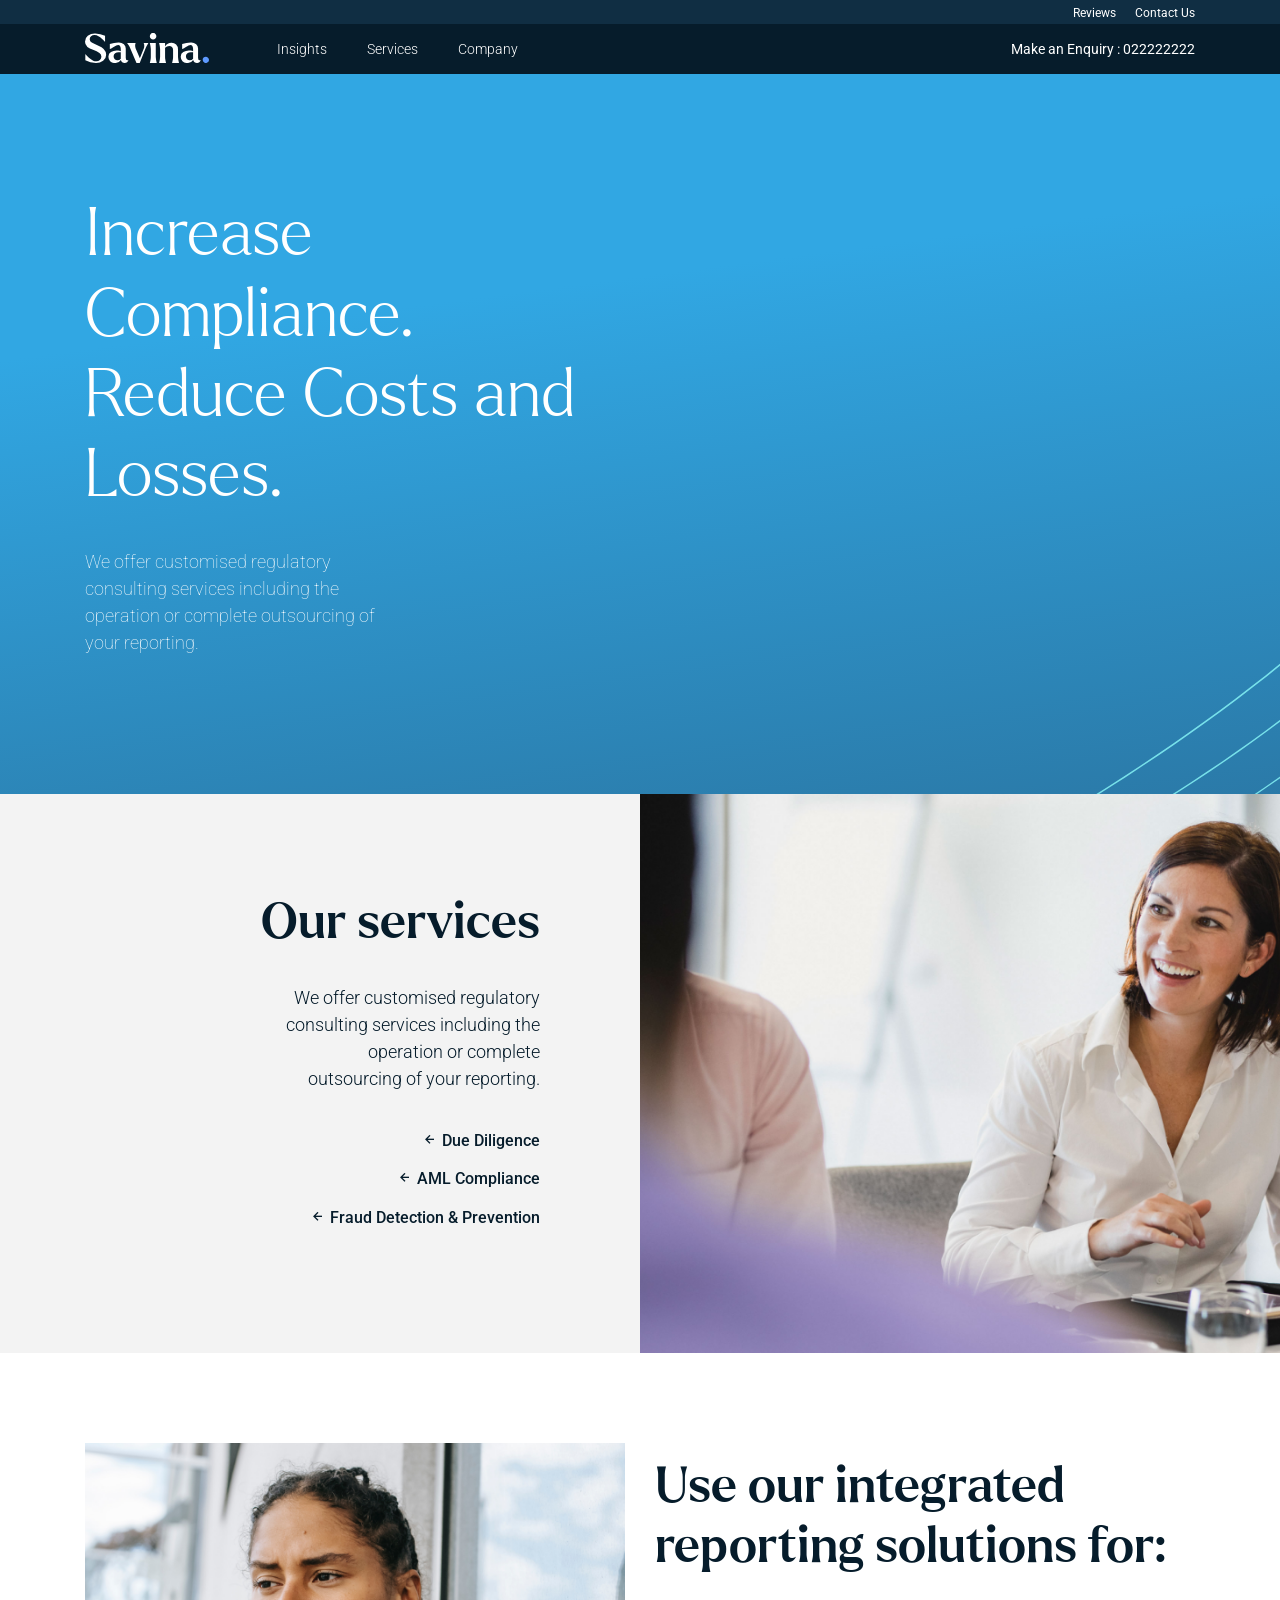
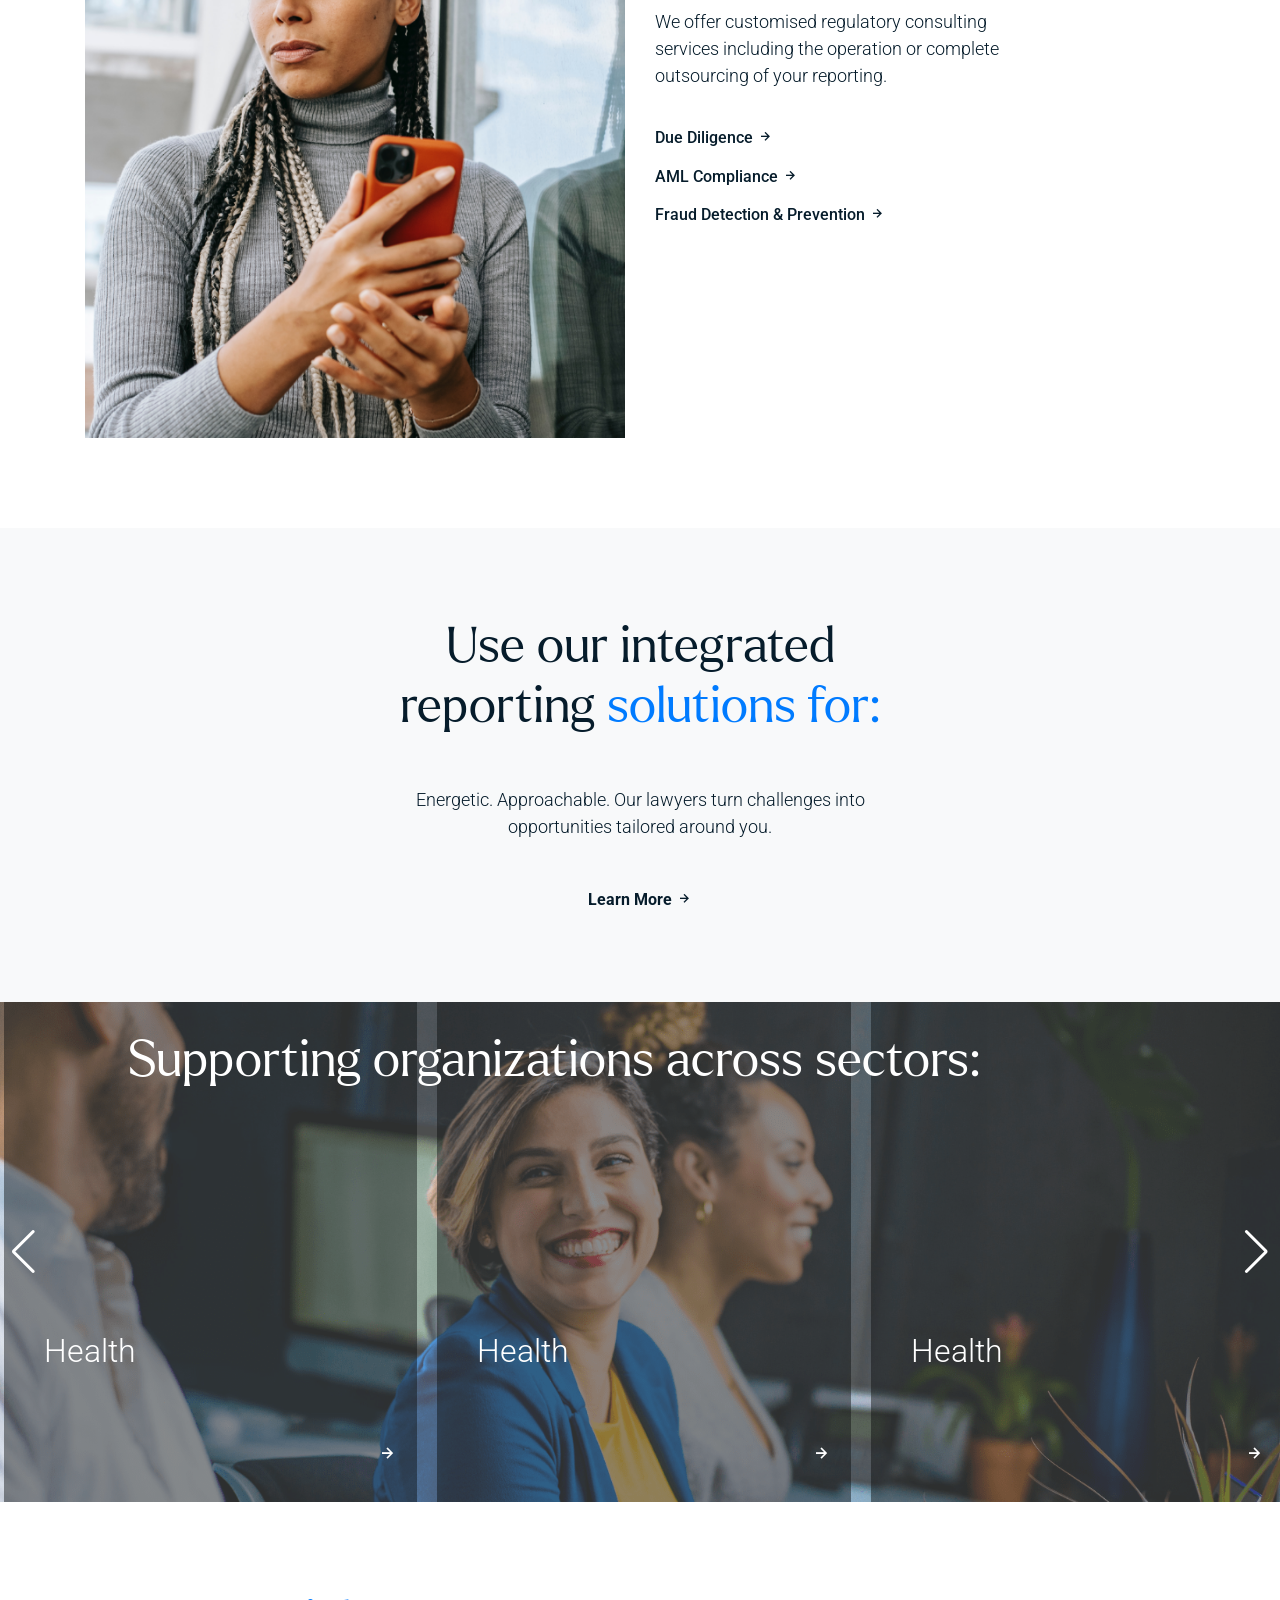
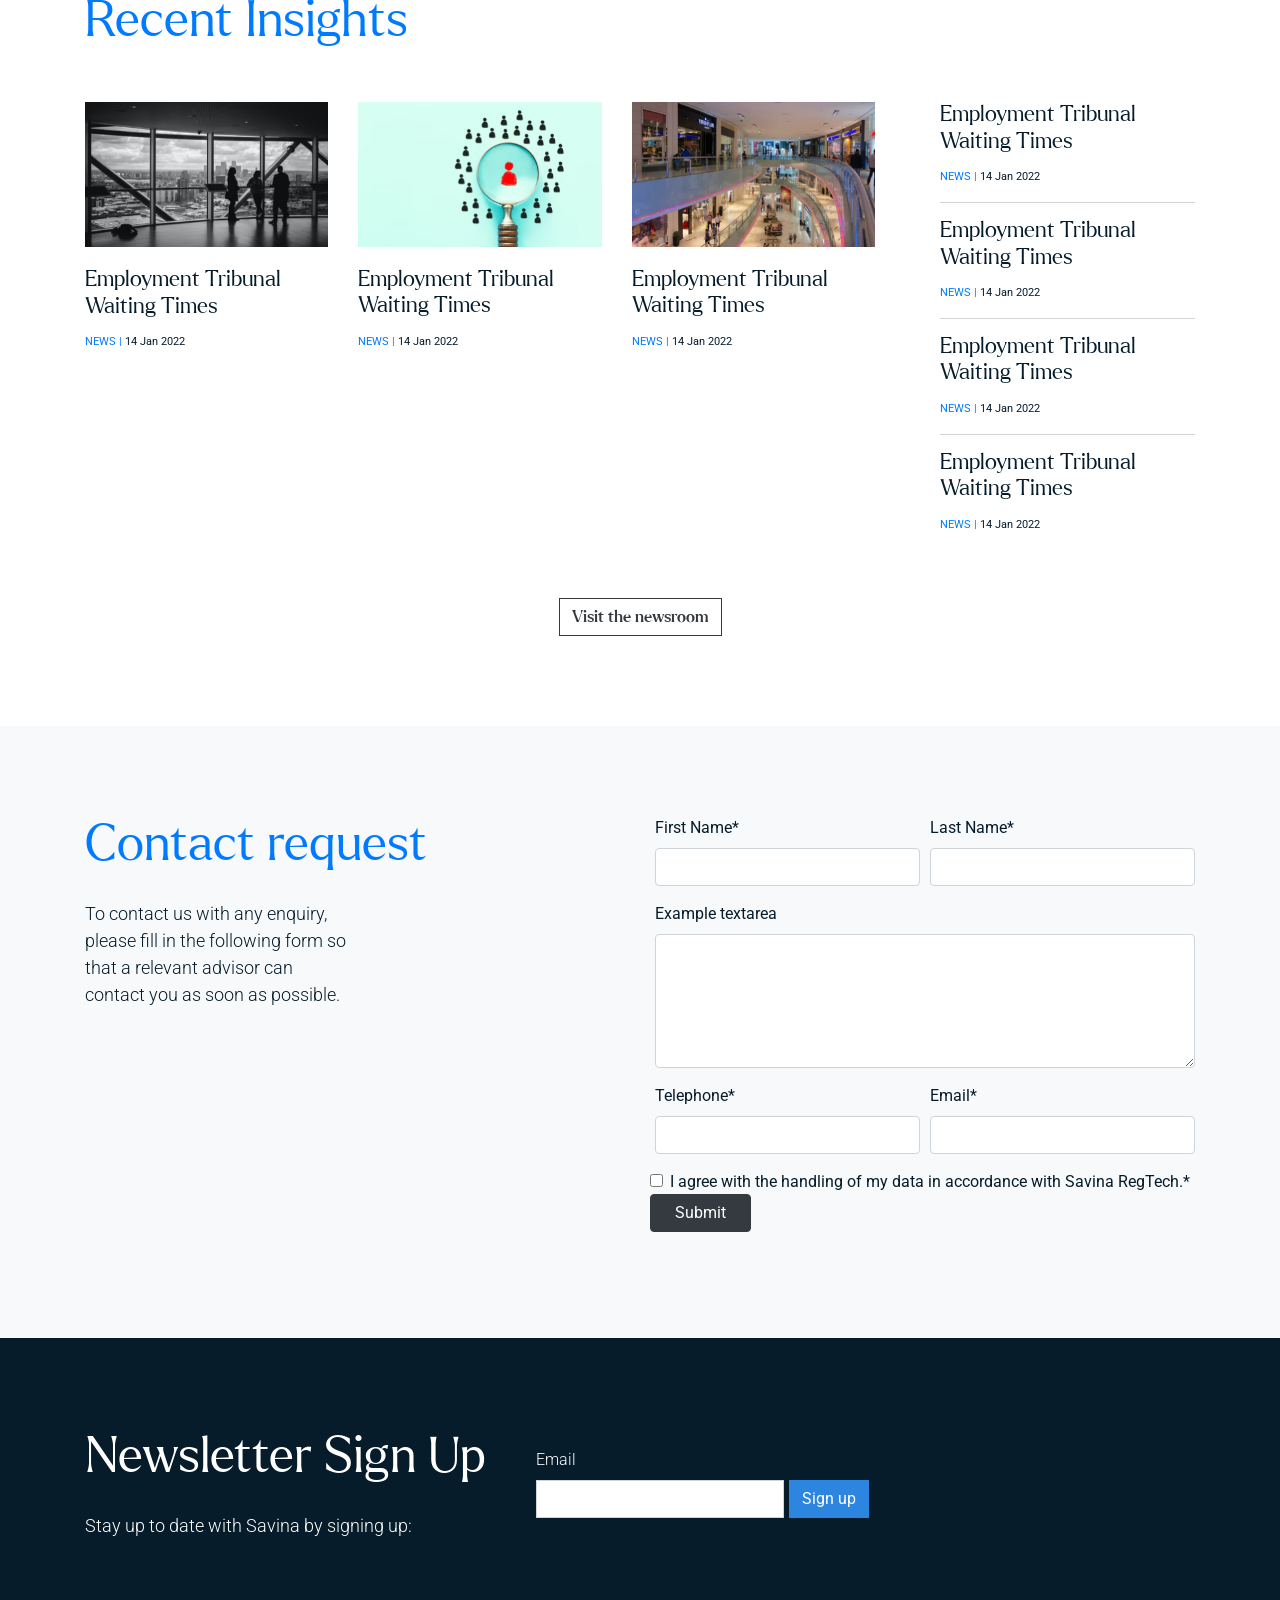
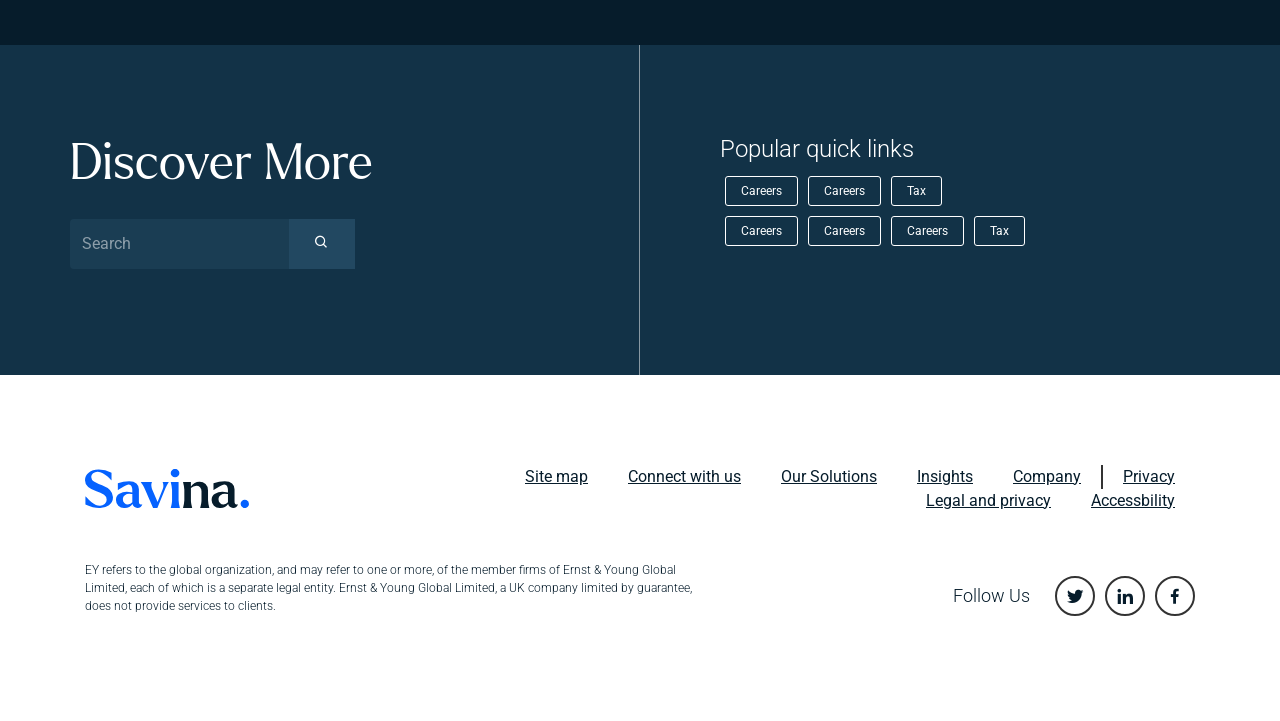
<file: index.html>
<!DOCTYPE html>
<html lang="en">
<head>
    <meta charset="UTF-8">
    <meta http-equiv="X-UA-Compatible" content="IE=edge">
    <meta name="viewport" content="width=device-width, initial-scale=1.0">
    <title>Home | Savina</title>
    <link rel="stylesheet" href="assets/bootstrap/css/bootstrap.min.css">
    <link rel="stylesheet" href="https://stackpath.bootstrapcdn.com/font-awesome/4.7.0/css/font-awesome.min.css">
    <link href="https://fonts.googleapis.com/css2?family=Roboto:wght@100;300;400;500;700&display=swap" rel="stylesheet">
    <link rel="stylesheet" href="assets/boxicons/css/boxicons.min.css">
    <link rel="stylesheet" href="assets/swiper/swiper-bundle.min.css">
    <link rel="stylesheet" href="css/style.css">
</head>
<body>
    <section class="top-header">
        <div class="container">
            <div class="d-block text-right">
                <a href="#">Reviews</a>
                <a href="#">Contact Us</a>
            </div>
        </div>
    </section>
    <header>
        <div class="container">
            <div class="logo"><a href="#"><img src="img/logo.svg" alt=""></a></div>
            
                <nav>
                    <ul class="pl-md-5">
                      <li><a href="#">Insights</a></li>
                      <li><a href="#">Services</a></li>
                      <li><a href="#">Company</a></li>
                    </ul>
                <ul>
                    <li>Make an Enquiry :   022222222</li>
                </ul>
                </nav>
                <div class="menu-toggle"><i class="fa fa-bars"></i></div>
        </div>
    </header>
    <section class="hero">
        <div class="container">
            <div class="row">
                <div class="col-md-12 col-lg-6">
                    <h1>Increase Compliance.
                        Reduce Costs and Losses.</h1>
                        <p>We offer customised regulatory consulting services 
                            including the operation or complete outsourcing of 
                            your reporting.</p>
                </div>
            </div>
        </div>
    </section>

    <section class="services-section py-0">
        <div class="container">
            <div class="row">
                <div class="col-md-6 text-right">
                    <h3>Our services</h3>
                    <p>We offer customised regulatory consulting services 
                        including the operation or complete outsourcing of 
                        your reporting.</p>
                    <ul>
                        <li><a href="#"><span><i class="bx bx-left-arrow-alt"></i></span> Due Diligence</a></li>
                        <li><a href="#"><span><i class="bx bx-left-arrow-alt"></i></span> AML Compliance</a></li>
                        <li><a href="#"><span><i class="bx bx-left-arrow-alt"></i></span> Fraud Detection & Prevention</a></li>
                    </ul>
                </div>
            </div>
            
        </div>
    </section>
    <section class="reporting-section">
        <div class="container">
            <div class="row">
                <div class="col-md-6 text-center">
                    <img src="img/reporting.png" loading="lazy" class="img-fluid" alt="">
                </div>
                <div class="col-md-6 report-column">
                    <h3>Use our integrated reporting 
                        solutions for:</h3>
                    <p>We offer customised regulatory consulting services 
                        including the operation or complete outsourcing of 
                        your reporting.</p>
                    <ul>
                        <li><a href="#"> Due Diligence <span><i class="bx bx-right-arrow-alt"></i></span></a></li>
                        <li><a href="#">AML Compliance <span><i class="bx bx-right-arrow-alt"></i></span> </a></li>
                        <li><a href="#">Fraud Detection & Prevention <span><i class="bx bx-right-arrow-alt"></i></span> </a></li>
                    </ul>
                </div>
            </div>
        </div>
    </section>
    <section class="bg-light">
        <div class="container">
            <div class="row">
                <div class="col-xl-6 offset-xl-3 col-lg-8 offset-lg-2 text-center">
                    <h3 class="light-heading mb-5">Use our integrated reporting 
                       <span class="text-primary">solutions for:</span> </h3>
                    <p class="mb-5">Energetic. Approachable. Our lawyers turn challenges into <br>
                        opportunities tailored around you.</p>
                    <div><a href="#" class="font-weight-bold theme-link">Learn More <span><i class="bx bx-right-arrow-alt"></i></span></a></div>
                </div>
            </div>
        </div>
    </section>

    <section class="organization" id="org">
        <img src="img/default.png" alt="">
        <h3>Supporting organizations across sectors:</h3>
        <div class="swiper mySwiper">
            <div class="swiper-wrapper">
              <div class="swiper-slide" data-image="img/1.jpg">
                <div class="grid">
					<figure class="effect-lily">
						
						<figcaption>
							<div>
								<h2>Health</h2>
								<p>Resiliency in the face of volatility. Reshaping 
                                    the health sector for transformative outcomes.</p>
                                <a href="#" class="theme-link"><span><i class="bx bx-right-arrow-alt"></i></span></a>
							</div>
						</figcaption>			
					</figure>
				</div>
              </div>
              <div class="swiper-slide" data-image="img/2.jpg">
                <div class="grid">
					<figure class="effect-lily">
						
						<figcaption>
							<div>
								<h2>Health</h2>
								<p>Resiliency in the face of volatility. Reshaping 
                                    the health sector for transformative outcomes.</p>
                                    <a href="#" class="theme-link"><span><i class="bx bx-right-arrow-alt"></i></span></a>
							</div>
							
						</figcaption>			
					</figure>
				</div>
              </div>
              <div class="swiper-slide" data-image="img/3.jpg">
                <div class="grid">
					<figure class="effect-lily">
						
						<figcaption>
							<div>
								<h2>Health</h2>
								<p>Resiliency in the face of volatility. Reshaping 
                                    the health sector for transformative outcomes.</p>
                                    <a href="#" class="theme-link"><span><i class="bx bx-right-arrow-alt"></i></span></a>
							</div>
							
						</figcaption>			
					</figure>
				</div>
              </div>
              <div class="swiper-slide" data-image="img/1.jpg">
                <div class="grid">
					<figure class="effect-lily">
						
						<figcaption>
							<div>
								<h2>Health</h2>
								<p>Resiliency in the face of volatility. Reshaping 
                                    the health sector for transformative outcomes. Resiliency in the face of volatility. Reshaping 
                                    the health sector for transformative outcomes.</p>
                                <a href="#" class="theme-link"><span><i class="bx bx-right-arrow-alt"></i></span></a>
							</div>
							
						</figcaption>			
					</figure>
				</div>
              </div>
              <div class="swiper-slide" data-image="img/2.jpg">
                <div class="grid">
					<figure class="effect-lily">
						
						<figcaption>
							<div>
								<h2>Health</h2>
								<p>Resiliency in the face of volatility. Reshaping 
                                    the health sector for transformative outcomes.</p>
                                <a href="#" class="theme-link"><span><i class="bx bx-right-arrow-alt"></i></span></a>
							</div>
							
						</figcaption>			
					</figure>
				</div>
              </div>
              <div class="swiper-slide" data-image="img/3.jpg">
                <div class="grid">
					<figure class="effect-lily">
						
						<figcaption>
							<div>
								<h2>Health</h2>
								<p>Resiliency in the face of volatility. Reshaping 
                                    the health sector for transformative outcomes. Resiliency in the face of volatility. Reshaping 
                                    the health sector for transformative outcomes.</p>
                                <a href="#" class="theme-link"><span><i class="bx bx-right-arrow-alt"></i></span></a>
							</div>
							
						</figcaption>			
					</figure>
				</div>
              </div>
              <div class="swiper-slide" data-image="img/1.jpg">
                <div class="grid">
					<figure class="effect-lily">
						
						<figcaption>
							<div>
								<h2>Health</h2>
								<p>Resiliency in the face of volatility. Reshaping 
                                    the health sector for transformative outcomes. Resiliency in the face of volatility. Reshaping 
                                    the health sector for transformative outcomes.</p>
                                <a href="#" class="theme-link"><span><i class="bx bx-right-arrow-alt"></i></span></a>
							</div>
							
						</figcaption>			
					</figure>
				</div>
              </div>
            </div>
            <div class="swiper-button-next"></div>
            <div class="swiper-button-prev"></div>

          </div>
    </section><!--//organiztion-->

    <section class="insights-section">
        <div class="container">
            <div class="row">
                <div class="col-md-12">
                    <h3 class="light-heading text-primary">Recent Insights </h3>
                </div>
            </div>
            <div class="row">
                <div class="col-md-9 in-thumbnail-wrapper">
                    
                    <div class="row">
                        <div class="col-md-4 in-thumbnail">
                            <div>
                                <img src="img/insight1.png" class="img-fluid" alt="">
                            </div>
                            <h4>Employment Tribunal Waiting Times</h4>
                            <div class="news-time">
                                <span class="text-primary">News | </span><span>14 Jan 2022</span>
                            </div>
                        </div>
                        <div class="col-md-4 in-thumbnail">
                            <div>
                                <img src="img/insight2.png" class="img-fluid" alt="">
                            </div>
                            <h4>Employment Tribunal Waiting Times</h4>
                            <div class="news-time">
                                <span class="text-primary">News | </span><span>14 Jan 2022</span>
                            </div>
                        </div>
                        <div class="col-md-4 in-thumbnail">
                            <div>
                                <img src="img/insight3.png" class="img-fluid" alt="">
                            </div>
                            <h4>Employment Tribunal Waiting Times</h4>
                            <div class="news-time">
                                <span class="text-primary">News | </span><span>14 Jan 2022</span>
                            </div>
                        </div>
                    </div>
                </div>
                <div class="col-md-3">
                    <div class="news-list">
                        <h4>Employment Tribunal Waiting Times</h4>
                        <div class="news-time">
                            <span class="text-primary">News | </span><span>14 Jan 2022</span>
                        </div>
                    </div>
                    <div class="news-list">
                        <h4>Employment Tribunal Waiting Times</h4>
                        <div class="news-time">
                            <span class="text-primary">News | </span><span>14 Jan 2022</span>
                        </div>
                    </div>
                    <div class="news-list">
                        <h4>Employment Tribunal Waiting Times</h4>
                        <div class="news-time">
                            <span class="text-primary">News | </span><span>14 Jan 2022</span>
                        </div>
                    </div>
                    <div class="news-list">
                        <h4>Employment Tribunal Waiting Times</h4>
                        <div class="news-time">
                            <span class="text-primary">News | </span><span>14 Jan 2022</span>
                        </div>
                    </div>
                </div>
            </div>
            <div class="row mt-5">
                <div class="col-md-12 text-center">
                    <button type="submit" class="btn btn-outline-dark news-btn">Visit the newsroom</button>
                </div>
            </div>
        </div><!--//container-->
    </section><!--//insights-->

    <section class="contact-section bg-light">
        <div class="container">
            <div class="row">
                <div class="col-lg-6 col-md-12">
                    <h3 class="light-heading text-primary mb-4">Contact request</h3>
                    <p>To contact us with any enquiry, please fill in 
                        the following form so that a relevant  advisor 
                        can contact you as soon as possible.</p>
                </div>
                <div class="col-lg-6 col-md-12">
                    <form action="">
                        <div class="form-row">
                            <div class="col-md-12 col-lg-6 form-group">
                                    <label for="exampleInputFname">First Name*</label>
                                    <input type="text" class="form-control" id="exampleInputFname">
                            </div>
                            <div class="col-md-12 col-lg-6 form-group">
                                <label for="exampleInputLname">Last Name*</label>
                                <input type="text" class="form-control" id="exampleInputLname">
                            </div>
                        </div>
                        <div class="form-row">
                            <div class="form-group col-md-12">
                                <label for="exampleFormControlTextarea1">Example textarea</label>
                                <textarea class="form-control" id="exampleFormControlTextarea1" rows="5"></textarea>
                              </div>
                        </div>
                        <div class="form-row">
                            <div class="col-md-12 col-lg-6 form-group">
                                    <label for="exampleInputTelephone">Telephone*</label>
                                    <input type="text" class="form-control" id="exampleInputFname">
                            </div>
                            <div class="col-md-12 col-lg-6 form-group">
                                <label for="exampleInputEmail">Email*</label>
                                <input type="email" class="form-control" id="exampleInputLname">
                            </div>
                        </div>
                        <div class="form-row justify-content-between align-items-center">
                            <div class="form-check">
                                <input type="checkbox" class="form-check-input" id="exampleCheck1">
                                <label class="form-check-label" for="exampleCheck1"> I agree with the handling of my data in accordance with Savina RegTech.*</label>
                            </div>
                            <div class="form-group">
                                <button type="submit" class="btn btn-dark px-4">Submit</button>
                            </div>
                        </div>
                    </form>
                    
                </div>
            </div>
        </div>
    </section><!--//contact-section-->

    <section class="newsletter-section">
        <div class="container">
            <div class="row">
                <div class="col-md-12">
                    <div class="newslettercol">
                        <div class="newsletter-heading">
                            <h3 class="light-heading text-white mb-4">Newsletter Sign Up</h3>
                            <p class="text-white">Stay up to date with Savina by signing up:</p>
                        </div>
                        <div class="newsletter-email">
                            <label for="newsletterEmail">Email</label>
                            <div>
                                <div class="input-group mb-3">
                                    <input type="text" class="form-control" placeholder="" aria-label="Recipient's username" aria-describedby="basic-addon2">
                                    <div class="input-group-append">
                                      <button class="btn btn-primary" type="button">Sign up</button>
                                    </div>
                                </div>
                            </div>
                        </div>
                    </div>
                </div>
            </div>
        </div>
    </section><!--//newsletter-section-->

    <section class="discover-section">
        <div class="container">
            <div class="row">
                <div class="col-md-6 discover-col">
                    <h3 class="light-heading text-white mb-4">Discover More</h3>
                    <div class="input-group mb-3">
                        <input type="text" class="form-control discover-search-input" placeholder="Search">
                        <div class="input-group-append">
                          <button class="btn discover-search-btn px-4" type="button"><span><i class="bx bx-search"></i></span></button>
                        </div>
                    </div>
                </div>
                <div class="col-md-6 discover-col quick-col">
                    <h4 class="text-white font-weight-light">Popular quick links</h4>
                    <div class="quick-link">
                        <a href="#">Careers</a>
                        <a href="#">Careers</a>
                        <a href="#">Tax</a>
                    </div>
                    <div class="quick-link">
                        <a href="#">Careers</a>
                        <a href="#">Careers</a>
                        <a href="#">Careers</a>
                        <a href="#">Tax</a>
                    </div>
                </div>
            </div>
        </div>
    </section>
    <footer class="bg-white">
        <div class="container">
            <div class="row align-items-center">
                <div class="col-md-3 "><a href="#"><img src="img/footer-logo.svg" alt=""></a></div>
                <div class="col-md-9 text-right">
                    <ul class="footer-link">
                        <li><a href="#">Site map</a></li>
                        <li><a href="#">Connect with us</a></li>
                        <li><a href="#">Our Solutions</a></li>
                        <li><a href="#">Insights</a></li>
                        <li><a href="#">Company</a></li>
                        <li class="devider"></li>
                        <li><a href="#">Privacy</a></li>
                        <li><a href="#">Legal and privacy</a></li>
                        <li><a href="#">Accessbility</a></li>
                    </ul>
                </div>
            </div>
            <div class="row mt-5">
                <div class="col-md-7">
                    <p class="f-12">EY refers to the global organization, and may refer to one or more, of the member firms of Ernst & Young Global Limited, each of which is a separate legal entity.
                      Ernst & Young Global Limited, a UK company limited by guarantee, does not provide services to clients.</p>
                </div>
                <div class="footer-social col-md-5">
                    <p>Follow Us</p>
                    <ul>
                        <li><a href="#"><span><i class="bx bxl-twitter"></i></span></a></li>
                        <li><a href="#"><span><i class="bx bxl-linkedin"></i></span></a></li>
                        <li><a href="#"><span><i class="bx bxl-facebook"></i></span></a></li>
                    </ul>
                </div>
            </div>
        </div>
    </footer>
    <script src="assets/jquery/jquery.min.js"></script>
    <script src="assets/bootstrap/js/bootstrap.bundle.min.js"></script>
  <script src="assets/swiper/swiper-bundle.min.js"> </script>
    <script>
        $(document).ready(function(){
            $('.menu-toggle').click(function(){
            $('nav').toggleClass('active');
            })

        })

        var swiper = new Swiper(".mySwiper", {
            speed: 600,
            loop: true,
            autoplay: {
            delay: 5000,
            disableOnInteraction: false
            },
            pagination: {
                el: ".swiper-pagination",
                clickable: true,
                },
                navigation: {
                nextEl: ".swiper-button-next",
                prevEl: ".swiper-button-prev",
                },
            breakpoints: {
            320: {
                slidesPerView: 1,
                spaceBetween: 20
            },

            1200: {
                slidesPerView: 3,
                spaceBetween: 20
            },
            1500: {
                slidesPerView: 4,
                spaceBetween: 20
            }
            }
      }); 
        
    </script>
    <script>
        $(function(){
            var image = $("#org").find('img').attr('src');
            //console.log(image)
            $("#org .swiper .swiper-slide").mouseover(function(){
                var currentImage = $(this).attr('data-image');
               // console.log(currentImage);
               $(this).parent().parent().parent().find('img').attr("src", currentImage);
               $("#org img").css("opacity", "1");
            });
            $("#org .swiper .swiper-slide").mouseout(function(){
                $("#org img").css("opacity", "0.5");
            });
        });
    </script>
</body>
</html>
</file>
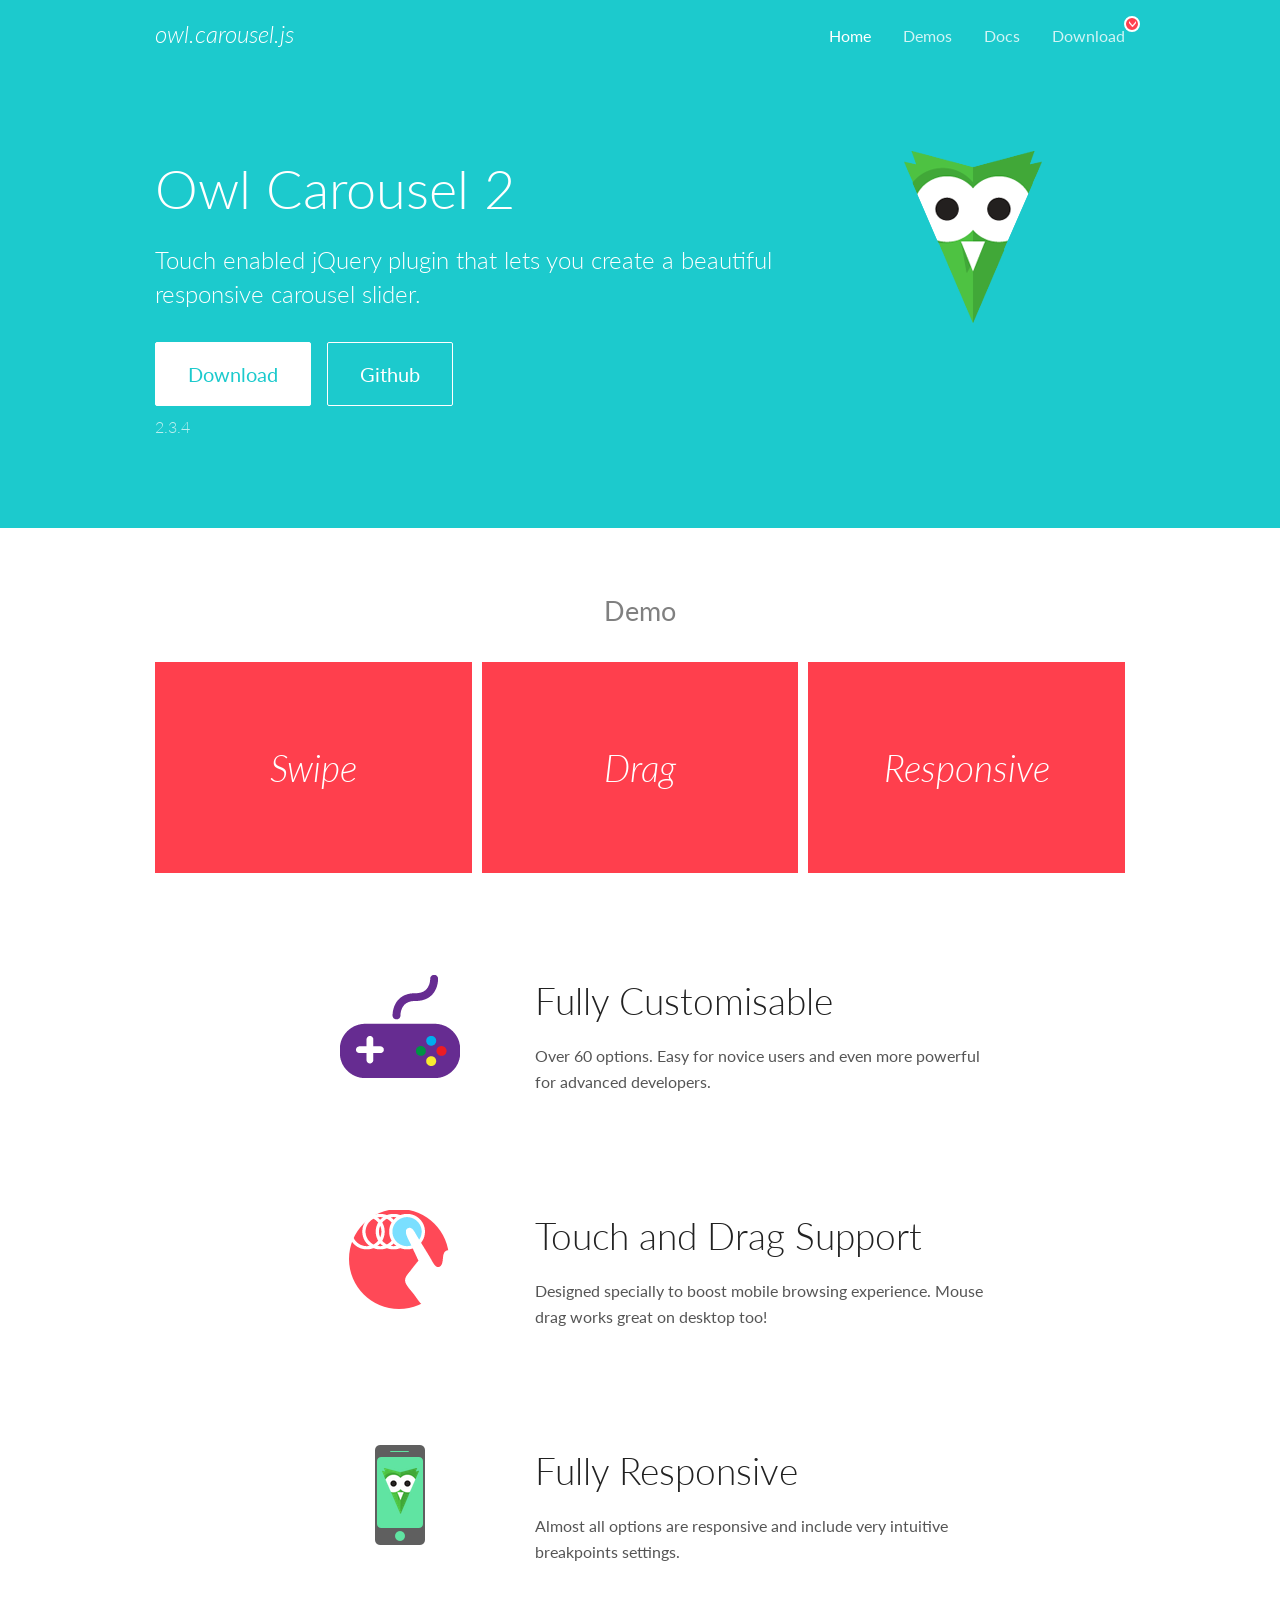
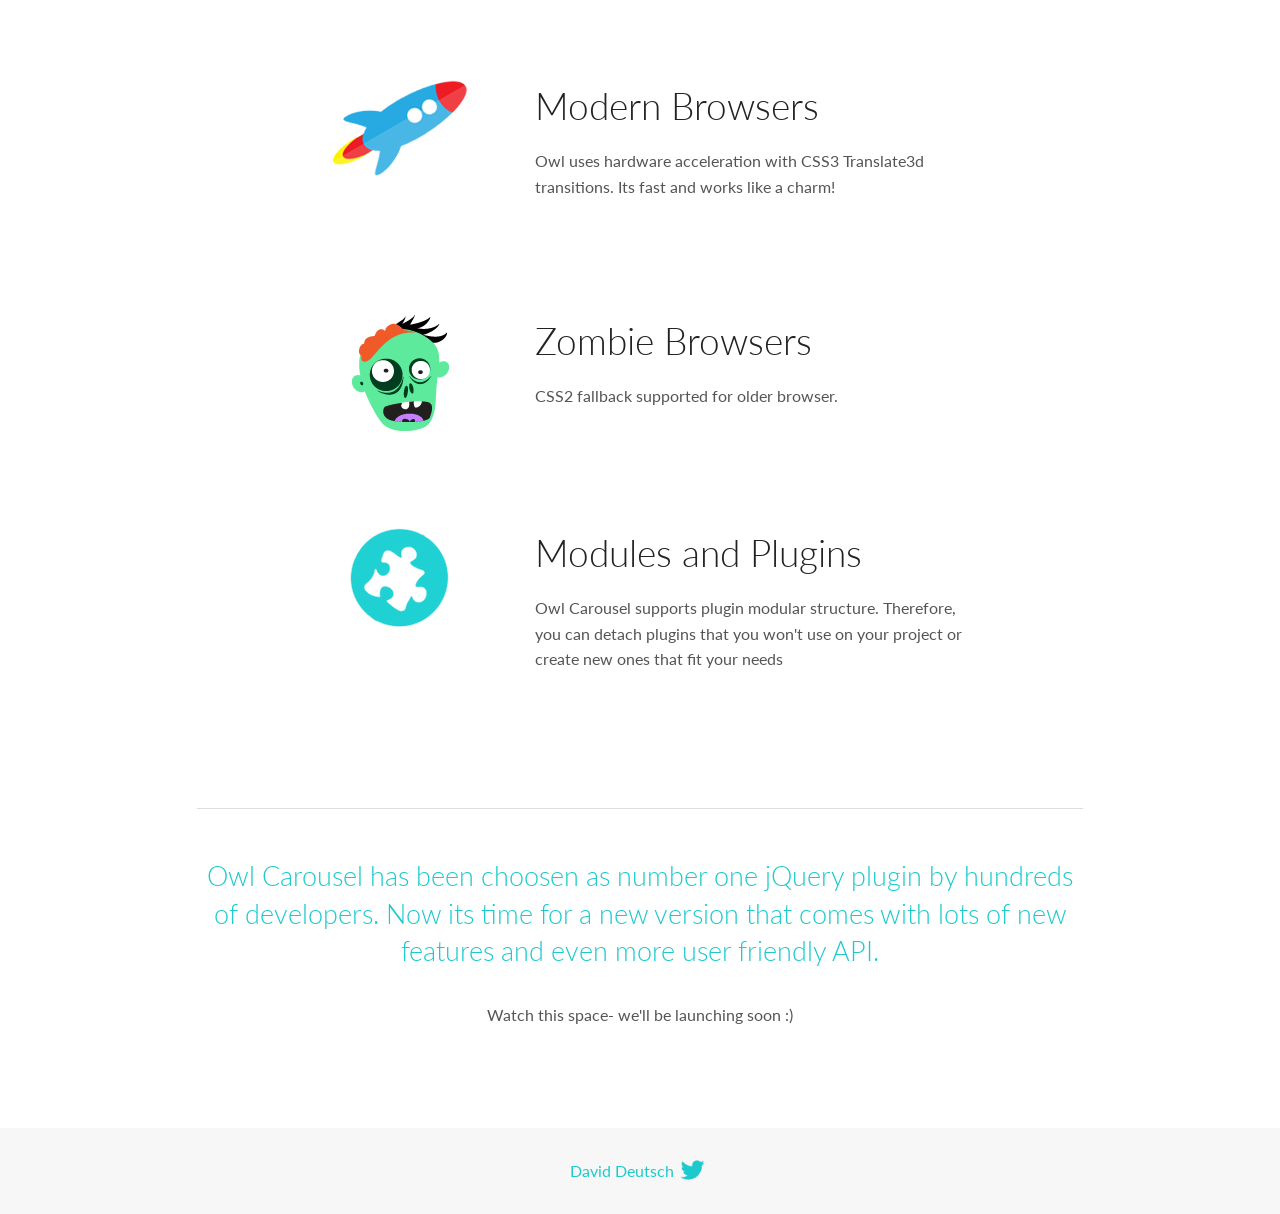
<file: doc/OwlCarousel2-2.3.4/OwlCarousel2-2.3.4/docs/index.html>
<!DOCTYPE html>
<html lang="en">
  <head>

    <!-- head -->
    <meta charset="utf-8">
    <meta name="msapplication-tap-highlight" content="no" />
    <meta name="viewport" content="width=device-width, initial-scale=1.0" />
    <meta name="description" content="Touch enabled jQuery plugin that lets you create beautiful responsive carousel slider.">
    <meta name="author" content="David Deutsch">
    <title>
      Home | Owl Carousel | 2.3.4
    </title>

    <!-- Stylesheets -->
    <link href='https://fonts.googleapis.com/css?family=Lato:300,400,700,400italic,300italic' rel='stylesheet' type='text/css'>
    <link rel="stylesheet" href="assets/css/docs.theme.min.css">

    <!-- Owl Stylesheets -->
    <link rel="stylesheet" href="assets/owlcarousel/assets/owl.carousel.min.css">
    <link rel="stylesheet" href="assets/owlcarousel/assets/owl.theme.default.min.css">

    <!-- HTML5 shim and Respond.js IE8 support of HTML5 elements and media queries -->

    <!--[if lt IE 9]>
      <script src="https://oss.maxcdn.com/libs/html5shiv/3.7.0/html5shiv.js"></script>
      <script src="https://oss.maxcdn.com/libs/respond.js/1.3.0/respond.min.js"></script>
    <![endif]-->

    <!-- Favicons -->
    <link rel="apple-touch-icon-precomposed" sizes="144x144" href="assets/ico/apple-touch-icon-144-precomposed.png">
    <link rel="shortcut icon" href="assets/ico/favicon.png">
    <link rel="shortcut icon" href="favicon.ico">

    <!-- Yeah i know js should not be in header. Its required for demos.-->

    <!-- javascript -->
    <script src="assets/vendors/jquery.min.js"></script>
    <script src="assets/owlcarousel/owl.carousel.js"></script>
  </head>
  <body>

    <!-- header -->
    <header class="header">
      <div class="row">
        <div class="large-12 columns">
          <div class="brand left">
            <h3>
              <a href="/OwlCarousel2/">owl.carousel.js</a> 
            </h3>
          </div>
          <a id="toggle-nav" class="right">
            <span></span> <span></span> <span></span> 
          </a> 
          <div class="nav-bar">
            <ul class="clearfix">
              <li class="active">
                <a href="/OwlCarousel2/index.html">Home</a> 
              </li>
              <li> <a href="/OwlCarousel2/demos/demos.html">Demos</a>  </li>
              <li> <a href="/OwlCarousel2/docs/started-welcome.html">Docs</a>  </li>
              <li>
                <a href="https://github.com/OwlCarousel2/OwlCarousel2/archive/2.3.4.zip">Download</a> 
                <span class="download"></span> 
              </li>
            </ul>
          </div>
        </div>
      </div>
    </header>

    <!-- home panel -->
    <section id="hero">
      <div class="row">
        <div class="large-8 medium-8 columns">
          <h1>Owl Carousel 2</h1>
          <h4>Touch enabled jQuery plugin that lets you create a beautiful responsive carousel slider.</h4>
          <a href="https://github.com/OwlCarousel2/OwlCarousel2/archive/2.3.4.zip" class="hero-button">Download</a> 
          <a href="https://github.com/OwlCarousel2/OwlCarousel2" class="hero-button outline">Github</a> 
          <p>2.3.4</p>
        </div>
        <div class="large-4 medium-4 columns">
          <img class="owl-logo" src="assets/img/owl-logo.png" alt="mr. Owl">
        </div>
      </div>
    </section>

    <!-- body -->
    <div class="home-demo">
      <div class="row">
        <div class="large-12 columns">
          <h3>Demo</h3>
          <div class="owl-carousel">
            <div class="item">
              <h2>Swipe</h2>
            </div>
            <div class="item">
              <h2>Drag</h2>
            </div>
            <div class="item">
              <h2>Responsive</h2>
            </div>
            <div class="item">
              <h2>CSS3</h2>
            </div>
            <div class="item">
              <h2>Fast</h2>
            </div>
            <div class="item">
              <h2>Easy</h2>
            </div>
            <div class="item">
              <h2>Free</h2>
            </div>
            <div class="item">
              <h2>Upgradable</h2>
            </div>
            <div class="item">
              <h2>Tons of options</h2>
            </div>
            <div class="item">
              <h2>Infinity</h2>
            </div>
            <div class="item">
              <h2>Auto Width</h2>
            </div>
          </div>
        </div>
      </div>
    </div>
    <script>
      var owl = $('.owl-carousel');
      owl.owlCarousel({
        margin: 10,
        loop: true,
        responsive: {
          0: {
            items: 1
          },
          600: {
            items: 2
          },
          1000: {
            items: 3
          }
        }
      })
    </script>

    <!-- features -->
    <div id="features">
      <div class="row">
        <div class="small-12 medium-9 small-centered columns">
          <section class="row feature">
            <div class="medium-4 small-12 columns">
              <img src="assets/img/feature-options.png" alt="">
            </div>
            <div class="medium-8 small-12 columns">
              <h2>Fully Customisable</h2>
              <p>Over 60 options. Easy for novice users and even more powerful for advanced developers.</p>
            </div>
          </section>
          <section class="row feature">
            <div class="medium-4 small-12 columns">
              <img src="assets/img/feature-drag.png" alt="">
            </div>
            <div class="medium-8 small-12 columns">
              <h2>Touch and Drag Support</h2>
              <p>Designed specially to boost mobile browsing experience. Mouse drag works great on desktop too!</p>
            </div>
          </section>
          <section class="row feature">
            <div class="medium-4 small-12 columns">
              <img src="assets/img/feature-responsive.png" alt="">
            </div>
            <div class="medium-8 small-12 columns">
              <h2>Fully Responsive</h2>
              <p>Almost all options are responsive and include very intuitive breakpoints settings.</p>
            </div>
          </section>
          <section class="row feature">
            <div class="medium-4 small-12 columns">
              <img src="assets/img/feature-modern.png" alt="">
            </div>
            <div class="medium-8 small-12 columns">
              <h2>Modern Browsers</h2>
              <p>Owl uses hardware acceleration with CSS3 Translate3d transitions. Its fast and works like a charm! </p>
            </div>
          </section>
          <section class="row feature">
            <div class="medium-4 small-12 columns">
              <img src="assets/img/feature-zombie.png" alt="">
            </div>
            <div class="medium-8 small-12 columns">
              <h2>Zombie Browsers</h2>
              <p>CSS2 fallback supported for older browser.</p>
            </div>
          </section>
          <section class="row feature">
            <div class="medium-4 small-12 columns">
              <img src="assets/img/feature-module.png" alt="">
            </div>
            <div class="medium-8 small-12 columns">
              <h2>Modules and Plugins</h2>
              <p>Owl Carousel supports plugin modular structure. Therefore, you can detach plugins that you won&#x27;t use on your project or create new ones that fit your needs</p>
            </div>
          </section>
        </div>
      </div>
    </div>

    <!-- footer -->
    <section id="teaser-text">
      <div class="row">
        <div class="small-12 medium-11 small-centered columns">
          <hr>
          <h3 id="owl-carousel-has-been-choosen-as-number-one-jquery-plugin-by-hundreds-of-developers-now-its-time-for-a-new-version-that-comes-with-lots-of-new-features-and-even-more-user-friendly-api-">Owl Carousel has been choosen as number one jQuery plugin by hundreds of developers. Now its time for a new version that comes with lots of new features and even more user friendly API.</h3>
          <p>Watch this space- we&#39;ll be launching soon :)</p>
        </div>
      </div>
    </section>

    <!-- footer -->
    <footer class="footer">
      <div class="row">
        <div class="large-12 columns">
          <h5>
            <a href="/OwlCarousel2/docs/support-contact.html">David Deutsch</a> 
            <a id="custom-tweet-button" href="https://twitter.com/share?url=https://github.com/OwlCarousel2/OwlCarousel2&text=Owl Carousel - This is so awesome! " target="_blank"></a> 
          </h5>
        </div>
      </div>
    </footer>

    <!-- vendors -->
    <script src="assets/vendors/highlight.js"></script>
    <script src="assets/js/app.js"></script>
  </body>
</html>
</file>
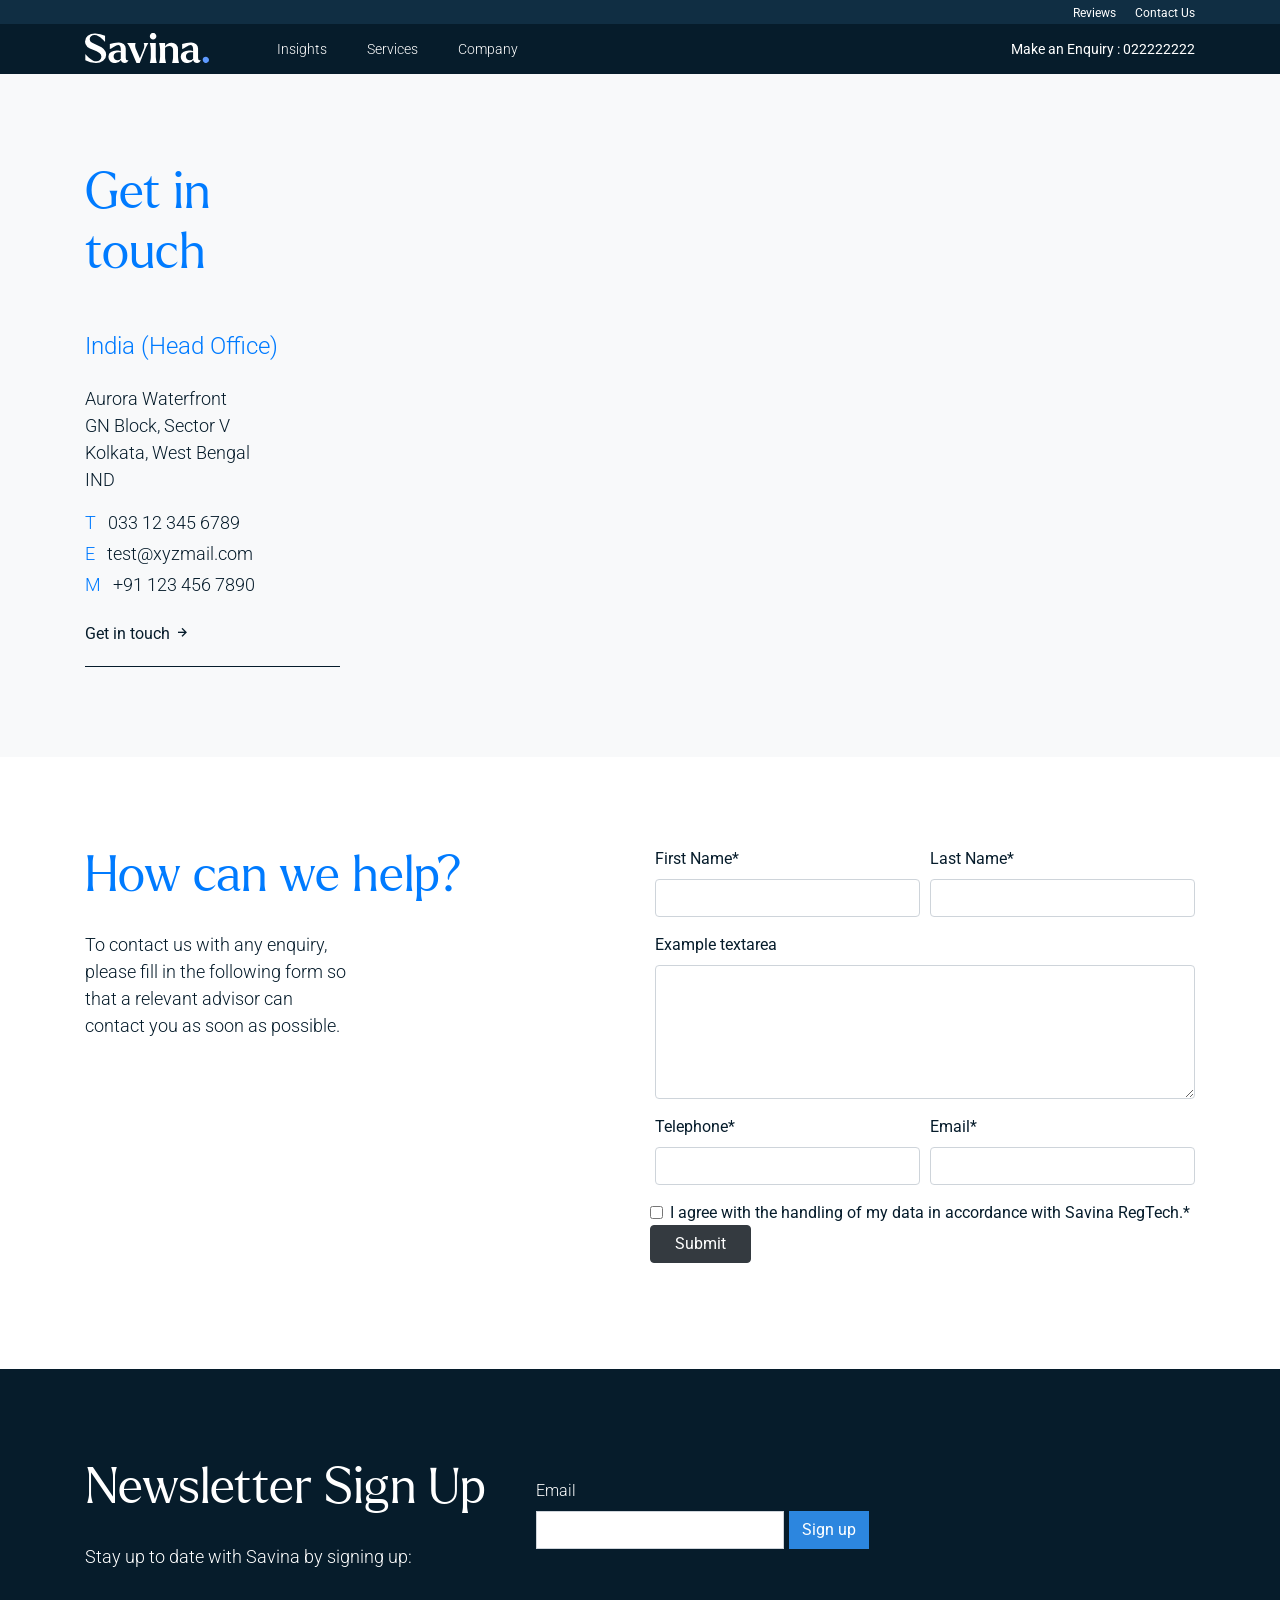
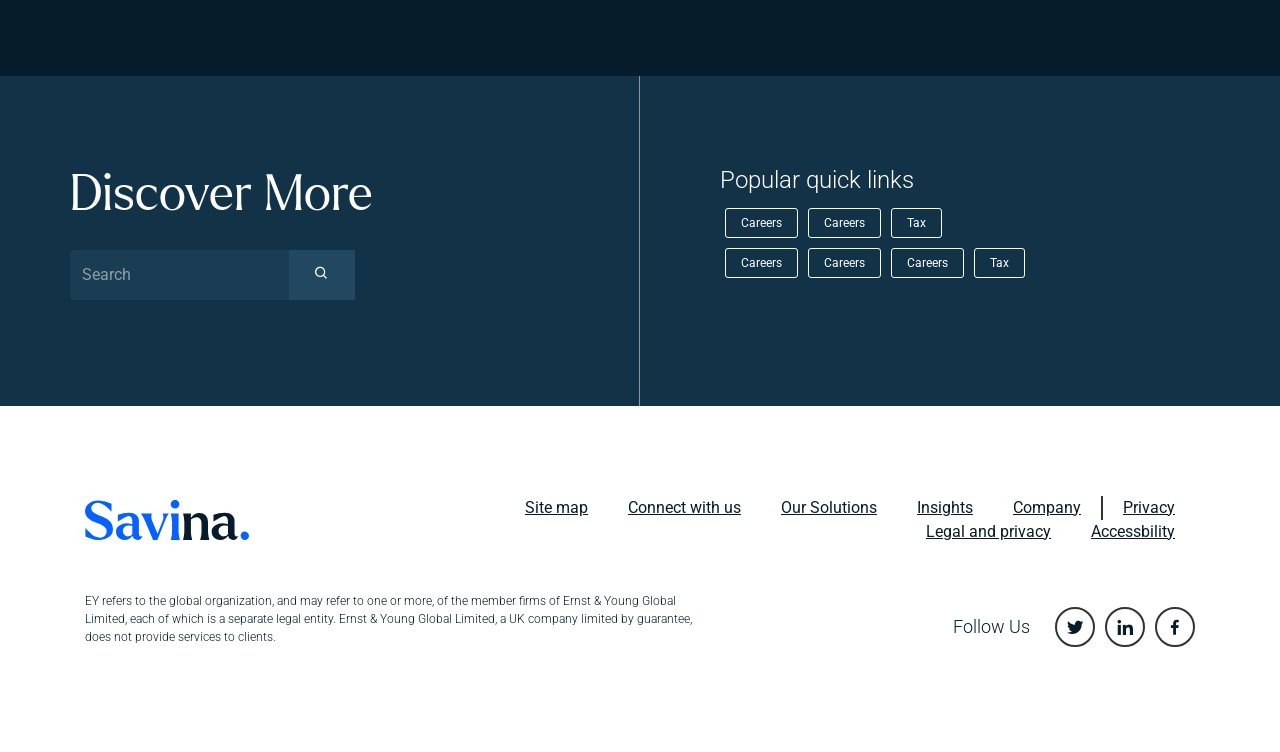
<file: contact.html>
<!DOCTYPE html>
<html lang="en">
<head>
    <meta charset="UTF-8">
    <meta http-equiv="X-UA-Compatible" content="IE=edge">
    <meta name="viewport" content="width=device-width, initial-scale=1.0">
    <title>Contact | Savina</title>
    <link rel="stylesheet" href="assets/bootstrap/css/bootstrap.min.css">
    <link rel="stylesheet" href="https://stackpath.bootstrapcdn.com/font-awesome/4.7.0/css/font-awesome.min.css">
    <link href="https://fonts.googleapis.com/css2?family=Roboto:wght@100;300;400;500;700&display=swap" rel="stylesheet">
    <link rel="stylesheet" href="assets/boxicons/css/boxicons.min.css">
    <link rel="stylesheet" href="assets/swiper/swiper-bundle.min.css">
    <link rel="stylesheet" href="css/style.css">
</head>
<body>
    <section class="top-header">
        <div class="container">
            <div class="d-block text-right">
                <a href="#">Reviews</a>
                <a href="#">Contact Us</a>
            </div>
        </div>
    </section>
    <header>
        <div class="container">
            <div class="logo"><a href="#"><img src="img/logo.svg" alt=""></a></div>
            
                <nav>
                    <ul class="pl-md-5">
                      <li><a href="#">Insights</a></li>
                      <li><a href="#">Services</a></li>
                      <li><a href="#">Company</a></li>
                    </ul>
                <ul>
                    <li>Make an Enquiry :   022222222</li>
                </ul>
                </nav>
                <div class="menu-toggle"><i class="fa fa-bars"></i></div>
        </div>
    </header>
    
    <section class="getintouch bg-light">
        <div class="container">
            <div class="row">
                <div class="col-lg-3">
                    <h3 class="light-heading text-primary mb-5">Get in touch</h3>
                    <h4 class="font-weight-light text-primary mb-4">India (Head Office)</h4>
                    <p>
                        Aurora Waterfront <br> GN Block, Sector V <br> Kolkata, West Bengal <br> IND
                    </p>
                    <p class="mb-1"><span class="text-primary mr-2">T</span> 033 12 345 6789</p>
                    <p class="mb-1"><span class="text-primary mr-2">E</span> test@xyzmail.com</p>
                    <p class="mb-1"><span class="text-primary mr-2">M</span> +91 123 456 7890</p>
                    <div class="mt-4">
                        <a href="#" class="theme-link">Get in touch <span><i class="bx bx-right-arrow-alt"></i></span></a>
                    </div>
                    <div class="address-divider">

                    </div>
                </div>
                <div class="col-lg-7 offset-lg-1">
                    <iframe src="https://www.google.com/maps/embed?pb=!1m18!1m12!1m3!1d2485.1286338734553!2d-0.07106278402903228!3d51.47415312095429!2m3!1f0!2f0!3f0!3m2!1i1024!2i768!4f13.1!3m3!1m2!1s0x4876030abfd90001%3A0xba9b59568928d536!2sAgpaytech%20Ltd.!5e0!3m2!1sen!2sin!4v1643085979124!5m2!1sen!2sin" width="100%" height="450" style="border:0;" allowfullscreen="" loading="lazy"></iframe>
                </div>
            </div>
        </div>
    </section>

    <section class="contact-section">
        <div class="container">
            <div class="row">
                <div class="col-lg-6 col-md-12">
                    <h3 class="light-heading text-primary mb-4">How  can we help?</h3>
                    <p>To contact us with any enquiry, please fill in 
                        the following form so that a relevant  advisor 
                        can contact you as soon as possible.</p>
                </div>
                <div class="col-lg-6 col-md-12">
                    <form action="">
                        <div class="form-row">
                            <div class="col-md-12 col-lg-6 form-group">
                                    <label for="exampleInputFname">First Name*</label>
                                    <input type="text" class="form-control" id="exampleInputFname">
                            </div>
                            <div class="col-md-12 col-lg-6 form-group">
                                <label for="exampleInputLname">Last Name*</label>
                                <input type="text" class="form-control" id="exampleInputLname">
                            </div>
                        </div>
                        <div class="form-row">
                            <div class="form-group col-md-12">
                                <label for="exampleFormControlTextarea1">Example textarea</label>
                                <textarea class="form-control" id="exampleFormControlTextarea1" rows="5"></textarea>
                              </div>
                        </div>
                        <div class="form-row">
                            <div class="col-md-12 col-lg-6 form-group">
                                    <label for="exampleInputTelephone">Telephone*</label>
                                    <input type="text" class="form-control" id="exampleInputFname">
                            </div>
                            <div class="col-md-12 col-lg-6 form-group">
                                <label for="exampleInputEmail">Email*</label>
                                <input type="email" class="form-control" id="exampleInputLname">
                            </div>
                        </div>
                        <div class="form-row justify-content-between align-items-center">
                            <div class="form-check">
                                <input type="checkbox" class="form-check-input" id="exampleCheck1">
                                <label class="form-check-label" for="exampleCheck1"> I agree with the handling of my data in accordance with Savina RegTech.*</label>
                            </div>
                            <div class="form-group">
                                <button type="submit" class="btn btn-dark px-4">Submit</button>
                            </div>
                        </div>
                    </form>
                    
                </div>
            </div>
        </div>
    </section><!--//contact-section-->

    <section class="newsletter-section">
        <div class="container">
            <div class="row">
                <div class="col-md-12">
                    <div class="newslettercol">
                        <div class="newsletter-heading">
                            <h3 class="light-heading text-white mb-4">Newsletter Sign Up</h3>
                            <p class="text-white">Stay up to date with Savina by signing up:</p>
                        </div>
                        <div class="newsletter-email">
                            <label for="newsletterEmail">Email</label>
                            <div>
                                <div class="input-group mb-3">
                                    <input type="text" class="form-control" placeholder="" aria-label="Recipient's username" aria-describedby="basic-addon2">
                                    <div class="input-group-append">
                                      <button class="btn btn-primary" type="button">Sign up</button>
                                    </div>
                                </div>
                            </div>
                        </div>
                    </div>
                </div>
            </div>
        </div>
    </section><!--//newsletter-section-->

    <section class="discover-section">
        <div class="container">
            <div class="row">
                <div class="col-md-6 discover-col">
                    <h3 class="light-heading text-white mb-4">Discover More</h3>
                    <div class="input-group mb-3">
                        <input type="text" class="form-control discover-search-input" placeholder="Search">
                        <div class="input-group-append">
                          <button class="btn discover-search-btn px-4" type="button"><span><i class="bx bx-search"></i></span></button>
                        </div>
                    </div>
                </div>
                <div class="col-md-6 discover-col quick-col">
                    <h4 class="text-white font-weight-light">Popular quick links</h4>
                    <div class="quick-link">
                        <a href="#">Careers</a>
                        <a href="#">Careers</a>
                        <a href="#">Tax</a>
                    </div>
                    <div class="quick-link">
                        <a href="#">Careers</a>
                        <a href="#">Careers</a>
                        <a href="#">Careers</a>
                        <a href="#">Tax</a>
                    </div>
                </div>
            </div>
        </div>
    </section>
    <footer class="bg-white">
        <div class="container">
            <div class="row align-items-center">
                <div class="col-md-3 "><a href="#"><img src="img/footer-logo.svg" alt=""></a></div>
                <div class="col-md-9 text-right">
                    <ul class="footer-link">
                        <li><a href="#">Site map</a></li>
                        <li><a href="#">Connect with us</a></li>
                        <li><a href="#">Our Solutions</a></li>
                        <li><a href="#">Insights</a></li>
                        <li><a href="#">Company</a></li>
                        <li class="devider"></li>
                        <li><a href="#">Privacy</a></li>
                        <li><a href="#">Legal and privacy</a></li>
                        <li><a href="#">Accessbility</a></li>
                    </ul>
                </div>
            </div>
            <div class="row mt-5">
                <div class="col-md-7">
                    <p class="f-12">EY refers to the global organization, and may refer to one or more, of the member firms of Ernst & Young Global Limited, each of which is a separate legal entity.
                      Ernst & Young Global Limited, a UK company limited by guarantee, does not provide services to clients.</p>
                </div>
                <div class="footer-social col-md-5">
                    <p>Follow Us</p>
                    <ul>
                        <li><a href="#"><span><i class="bx bxl-twitter"></i></span></a></li>
                        <li><a href="#"><span><i class="bx bxl-linkedin"></i></span></a></li>
                        <li><a href="#"><span><i class="bx bxl-facebook"></i></span></a></li>
                    </ul>
                </div>
            </div>
        </div>
    </footer>
    <script src="assets/jquery/jquery.min.js"></script>
    <script src="assets/bootstrap/js/bootstrap.bundle.min.js"></script>
  <script src="assets/swiper/swiper-bundle.min.js"> </script>
    <script>
        $(document).ready(function(){
            $('.menu-toggle').click(function(){
            $('nav').toggleClass('active');
            })

        })

        var swiper = new Swiper(".mySwiper", {
            speed: 600,
            loop: true,
            autoplay: {
            delay: 5000,
            disableOnInteraction: false
            },
            pagination: {
                el: ".swiper-pagination",
                clickable: true,
                },
                navigation: {
                nextEl: ".swiper-button-next",
                prevEl: ".swiper-button-prev",
                },
            breakpoints: {
            320: {
                slidesPerView: 1,
                spaceBetween: 20
            },

            1200: {
                slidesPerView: 3,
                spaceBetween: 20
            },
            1500: {
                slidesPerView: 4,
                spaceBetween: 20
            }
            }
      }); 
        
    </script>
</body>
</html>
</file>
<file: css/style.css>
@font-face {
  font-family: 'Larken Thin';
  src: url("../fonts/Larken-Thin.ttf");
  /* IE9 Compat Modes */
  src: url("../fonts/Larken-Thin.ttf") format("truetype"); }

@font-face {
  font-family: 'Larken Light';
  src: url("../fonts/Larken-Light.ttf");
  /* IE9 Compat Modes */
  src: url("../fonts/Larken-Light.ttf") format("truetype"); }

@font-face {
  font-family: 'Larken Medium';
  src: url("../fonts/Larken-Medium.ttf");
  /* IE9 Compat Modes */
  src: url("../fonts/Larken-Medium.ttf") format("truetype"); }

@font-face {
  font-family: 'Larken Bold';
  src: url("../fonts/Larken-Bold.ttf");
  /* IE9 Compat Modes */
  src: url("../fonts/Larken-Bold.ttf") format("truetype"); }

body {
  margin: 0;
  padding: 0;
  font-family: 'Roboto', sans-serif;
  color: #061C2B; }

p {
  color: #061C2B;
  font-size: 18px;
  font-weight: 300; }

a {
  color: #061C2B; }
  a:hover {
    text-decoration: none; }

a.theme-link i {
  -webkit-transition: transform 0.3s ease-out;
  -moz-transition: transform 0.3s ease-out;
  -ms-transition: transform 0.3s ease-out;
  -o-transition: transform 0.3s ease-out;
  transition: transform 0.3s ease-out; }

a.theme-link:hover i {
  -webkit-transform: translateX(4px);
  -moz-transform: translateX(4px);
  -ms-transform: translateX(4px);
  -o-transform: translateX(4px);
  transform: translateX(4px); }

@media (min-width: 1500px) {
  .container {
    max-width: 85%; } }

header {
  position: relative;
  display: flex;
  background: #061C2B;
  width: 100%;
  box-sizing: border-box; }
  header .logo {
    line-height: 45px;
    float: left; }
    header .logo img {
      height: 30px; }
  header nav {
    display: flex;
    justify-content: space-between;
    align-items: center; }
    header nav ul {
      margin: 0;
      padding: 0;
      display: flex; }
      header nav ul li {
        list-style: none;
        color: #FFF;
        font-size: 14px; }
        header nav ul li a {
          height: 50px;
          line-height: 50px;
          padding: 0 20px;
          font-size: 14px;
          color: #FFF;
          text-decoration: none;
          display: block;
          font-weight: 300; }
          header nav ul li a:hover {
            color: #FFF;
            background: #2196F3;
            text-decoration: none; }
        header nav ul li a.active {
          color: #FFF;
          background: #2196F3; }

.menu-toggle {
  color: #FFF;
  float: right;
  line-height: 50px;
  font-size: 24px;
  cursor: pointer;
  display: none; }

@media (max-width: 991px) {
  header {
    padding: 0 20px; }
    header nav {
      position: absolute;
      width: 100%;
      height: calc(100vh - 50px);
      background: rgba(16, 38, 46, 0.8);
      top: 50px;
      left: -100%;
      transition: 0.5s;
      display: block; }
      header nav ul {
        display: block; }
        header nav ul li {
          padding: 0px 20px; }
          header nav ul li a {
            border-bottom: 1px solid #344950;
            height: auto;
            padding: 10px 10px;
            font-size: 20px; }
        header nav ul:last-child li {
          margin: 15px 10px;
          font-size: 16px; }
    header nav.active {
      left: 0; }
  .menu-toggle {
    display: block; } }

.light-heading {
  font-family: 'Larken Light'; }

h3 {
  font-size: 50px; }

.text-primary {
  color: #2C86DF; }

.btn-primary {
  background: #2C86DF;
  border: 1px solid #2C86DF; }

/*===============
top header css 
================*/
.top-header {
  background-color: #102E43;
  padding: 0; }
  .top-header a {
    color: #FFF;
    margin-left: 15px;
    font-size: 12px;
    text-decoration: none; }

/*===============
hero section css 
================*/
.hero {
  background: url("../img/hero-bg.png");
  min-height: 80vh;
  display: flex;
  align-items: center; }
  .hero h1 {
    color: #fff;
    font-family: 'Larken Thin';
    font-size: 67px;
    margin-bottom: 30px; }
  .hero p {
    width: 60%;
    color: #fff;
    font-weight: 100; }

/*===============
services section css 
================*/
.services-section {
  background-color: #F3F3F3;
  position: relative; }
  .services-section::before {
    content: "";
    position: absolute;
    width: 50%;
    background-image: url("../img/service.png");
    height: 100%;
    background-size: cover;
    right: 0; }
  .services-section [class*="col-"] {
    padding: 100px; }
  .services-section h3 {
    font-size: 50px;
    font-family: 'Larken Medium';
    margin-bottom: 30px; }
  .services-section P {
    font-weight: 300;
    margin-bottom: 30px;
    margin-left: 30%; }
  .services-section ul {
    padding: 0; }
    .services-section ul li {
      list-style-type: none;
      line-height: 2.4; }
      .services-section ul li a {
        color: #061C2B;
        font-weight: 500;
        font-size: 16px;
        text-decoration: none; }
        .services-section ul li a i {
          -webkit-transition: transform 0.3s ease-out;
          -moz-transition: transform 0.3s ease-out;
          -ms-transition: transform 0.3s ease-out;
          -o-transition: transform 0.3s ease-out;
          transition: transform 0.3s ease-out; }
        .services-section ul li a:hover i {
          -webkit-transform: translateX(-4px);
          -moz-transform: translateX(-4px);
          -ms-transform: translateX(-4px);
          -o-transform: translateX(-4px);
          transform: translateX(-4px); }

/*======================
reporting section
======================*/
.reporting-section {
  padding: 90px 0; }
  .reporting-section .report-column {
    padding: 100px; }
  .reporting-section h3 {
    font-size: 50px;
    font-family: 'Larken Medium';
    margin-bottom: 30px; }
  .reporting-section P {
    font-weight: 300;
    margin-bottom: 30px;
    width: 70%; }
  .reporting-section ul {
    padding: 0; }
    .reporting-section ul li {
      list-style-type: none;
      line-height: 2.4; }
      .reporting-section ul li a {
        color: #061C2B;
        font-weight: 500;
        font-size: 16px;
        text-decoration: none; }
        .reporting-section ul li a i {
          -webkit-transition: transform 0.3s ease-out;
          -moz-transition: transform 0.3s ease-out;
          -ms-transition: transform 0.3s ease-out;
          -o-transition: transform 0.3s ease-out;
          transition: transform 0.3s ease-out; }
        .reporting-section ul li a:hover i {
          -webkit-transform: translateX(4px);
          -moz-transform: translateX(4px);
          -ms-transform: translateX(4px);
          -o-transform: translateX(4px);
          transform: translateX(4px); }

section {
  padding: 90px 0; }

/*=====================
organization section css
=======================*/
.organization {
  position: relative;
  padding: 0;
  /*background: url("../img/organizations.png");*/
  overflow: hidden; }
  .organization h3 {
    color: #fff;
    position: absolute;
    z-index: 999;
    left: 10%;
    top: 30px;
    font-family: 'Larken Light'; }
  .organization img {
    position: absolute;
    z-index: -1;
    width: 100%;
    height: 100%;
    top: 0;
    left: 0;
    object-fit: cover;
    opacity: 0.7;
    transition: all ease 0.5s; }

/* Common style */
/* Anchor will cover the whole item by default */
/* For some effects it will show as a button */
/* Individual effects */
/*---------------*/
/***** Lily *****/
/*---------------*/
.grid {
  position: relative;
  margin: 0 auto;
  padding: 0em 0 4em;
  width: 100%;
  list-style: none;
  text-align: center; }
  .grid figure {
    position: relative;
    float: left;
    overflow: hidden;
    margin: 0px 1%;
    min-width: 100%;
    height: 500px;
    width: 100%;
    background: #0b0c0c73;
    text-align: center;
    cursor: pointer; }
    .grid figure img {
      position: relative;
      display: block;
      min-height: 100%;
      max-width: 100%;
      opacity: 0.8; }
    .grid figure figcaption {
      padding: 2em;
      color: #fff;
      text-transform: capitalize;
      font-size: 1.25em;
      -webkit-backface-visibility: hidden;
      backface-visibility: hidden;
      position: absolute;
      top: 0;
      left: 0;
      width: 100%;
      height: 100%; }
      .grid figure figcaption::before {
        pointer-events: none; }
      .grid figure figcaption::after {
        pointer-events: none; }
      .grid figure figcaption a {
        position: absolute;
        z-index: 1000;
        font-size: 20px;
        opacity: 1;
        color: #fff;
        bottom: 32px;
        right: 20px; }
    .grid figure h2 {
      word-spacing: -0.15em;
      font-weight: 300;
      margin: 0; }
      .grid figure h2 span {
        font-weight: 800; }
    .grid figure p {
      margin: 0;
      letter-spacing: 1px;
      font-size: 68.5%; }

figure.effect-lily img {
  max-width: none;
  width: -webkit-calc(100% + 50px);
  width: calc(100% + 50px);
  opacity: 0.7;
  -webkit-transition: opacity 0.35s, -webkit-transform 0.35s;
  transition: opacity 0.35s, transform 0.35s;
  -webkit-transform: translate3d(-40px, 0, 0);
  transform: translate3d(-40px, 0, 0); }

figure.effect-lily figcaption {
  text-align: left; }
  figure.effect-lily figcaption > div {
    position: absolute;
    bottom: 0;
    left: 0;
    padding: 2em;
    width: 100%;
    height: 50%; }

figure.effect-lily h2 {
  -webkit-transform: translate3d(0, 40px, 0);
  transform: translate3d(0, 40px, 0);
  -webkit-transition: -webkit-transform 0.35s;
  transition: transform 0.35s; }

figure.effect-lily p {
  -webkit-transform: translate3d(0, 40px, 0);
  transform: translate3d(0, 40px, 0);
  color: rgba(255, 255, 255, 0.8);
  opacity: 0;
  -webkit-transition: opacity 0.2s, -webkit-transform 0.35s;
  transition: opacity 0.2s, transform 0.35s; }

figure.effect-lily:hover img {
  opacity: 1;
  -webkit-transform: translate3d(0, 0, 0);
  transform: translate3d(0, 0, 0); }

figure.effect-lily:hover p {
  opacity: 1;
  -webkit-transform: translate3d(0, 0, 0);
  transform: translate3d(0, 0, 0);
  -webkit-transition-delay: 0.05s;
  transition-delay: 0.05s;
  -webkit-transition-duration: 0.35s;
  transition-duration: 0.35s; }

figure.effect-lily:hover h2 {
  -webkit-transform: translate3d(0, 0, 0);
  transform: translate3d(0, 0, 0); }

.swiper-button-next {
  color: #fff; }

.swiper-button-prev {
  color: #fff; }

/*=================
insights section css 
===================*/
.insights-section h3 {
  margin-bottom: 50px; }

.insights-section .in-thumbnail-wrapper {
  padding-right: 50px; }
  .insights-section .in-thumbnail-wrapper .in-thumbnail h4 {
    font-family: 'Larken Light';
    margin-top: 20px;
    font-size: 22px; }
  .insights-section .in-thumbnail-wrapper .in-thumbnail .news-time span {
    font-size: 11px; }
    .insights-section .in-thumbnail-wrapper .in-thumbnail .news-time span:first-child {
      text-transform: uppercase; }

.insights-section .news-list {
  border-bottom: 1px solid #D5D5D5;
  padding: 15px 0; }
  .insights-section .news-list h4 {
    font-family: 'Larken Light';
    font-size: 22px; }
  .insights-section .news-list .news-time span {
    font-size: 11px; }
    .insights-section .news-list .news-time span:first-child {
      text-transform: uppercase; }
  .insights-section .news-list:first-child {
    padding-top: 0; }
  .insights-section .news-list:last-child {
    border-bottom: none; }

.insights-section .news-btn {
  border-radius: 0;
  font-family: 'Larken Medium'; }

/*=================
contact section css 
===================*/
.contact-section p {
  width: 50%; }

/*=================
newsletter section css 
===================*/
.newsletter-section {
  background: #061C2B; }
  .newsletter-section .newslettercol {
    display: flex;
    align-items: center; }
    .newsletter-section .newslettercol .newsletter-heading {
      margin-right: 50px; }
    .newsletter-section .newslettercol .newsletter-email {
      width: 30%; }
      .newsletter-section .newslettercol .newsletter-email input {
        border-radius: 0; }
      .newsletter-section .newslettercol .newsletter-email label {
        color: #fff;
        font-weight: 300; }
      .newsletter-section .newslettercol .newsletter-email .input-group-append {
        margin-left: 5px; }
        .newsletter-section .newslettercol .newsletter-email .input-group-append button {
          border-radius: 0px; }

/*=================
discover section css 
===================*/
.discover-section {
  padding: 0px;
  background: #123247; }
  .discover-section .discover-col {
    padding: 90px 0px;
    border-right: 1px solid rgba(255, 255, 255, 0.5); }
    .discover-section .discover-col .input-group {
      width: 50%; }
    .discover-section .discover-col .discover-search-input {
      background: rgba(34, 72, 97, 0.5);
      border: none;
      height: 50px; }
      .discover-section .discover-col .discover-search-input::placeholder {
        color: rgba(255, 255, 255, 0.5); }
    .discover-section .discover-col .discover-search-btn {
      color: #fff;
      background: #224861;
      border-radius: 0; }
    .discover-section .discover-col:last-child {
      border-right: none; }
    .discover-section .discover-col .quick-link {
      position: relative;
      display: flex; }
      .discover-section .discover-col .quick-link a {
        color: #fff;
        font-size: 12px;
        padding: 5px 15px;
        border: 1px solid #fff;
        margin: 5px;
        border-radius: 3px;
        transition: all .6s; }
        .discover-section .discover-col .quick-link a:hover {
          background: #fff;
          color: #333; }
  .discover-section .quick-col {
    padding-left: 80px; }

/*================
footer css start
==================*/
footer {
  padding: 90px 0; }
  footer .footer-link {
    list-style: none;
    padding-left: 0;
    display: flex;
    align-items: flex-end;
    justify-content: end;
    margin-bottom: 0px;
    flex-wrap: wrap; }
    footer .footer-link li a {
      text-decoration: underline;
      padding: 5px 20px; }
    footer .footer-link .devider {
      width: 2px;
      height: 24px;
      background: #333;
      display: inline-block; }
  footer .footer-social {
    display: flex;
    justify-content: end;
    align-items: center; }
    footer .footer-social p {
      margin-bottom: 0px;
      font-size: 18px; }
    footer .footer-social ul {
      display: flex;
      list-style: none;
      margin-bottom: 0px;
      padding-left: 15px; }
      footer .footer-social ul li {
        margin-left: 10px; }
        footer .footer-social ul li a {
          border: 2px solid #333;
          width: 40px;
          height: 40px;
          border-radius: 50%;
          display: block;
          font-size: 20px;
          line-height: 40px;
          text-align: center; }

.f-12 {
  font-size: 12px; }

/*================
contact page css
==================*/
.getintouch .address-divider {
  width: 100%;
  height: 1px;
  background: #061C2B;
  margin-top: 20px; }

@media only screen and (max-width: 991px) {
  h3 {
    font-size: 32px; }
  header nav {
    z-index: 999;
    background: #10262e; }
  .hero {
    min-height: 70vh; }
    .hero h1 {
      font-size: 40px; }
    .hero p {
      width: 100%; }
  .services-section [class*="col-"] {
    padding: 15px; }
  .services-section::before {
    width: 100%; }
  .services-section h3 {
    font-size: 32px; }
  .services-section p {
    margin-left: auto; }
  .services-section::before {
    background-image: linear-gradient(to bottom, rgba(245, 246, 252, 0.68), rgba(255, 255, 255, 0.73)), url(../img/service.png); }
  .reporting-section .report-column {
    padding: 15px; }
  .reporting-section h3 {
    font-size: 32px; }
  .reporting-section p {
    width: 100%; }
  .insights-section h3 {
    margin-bottom: 20px; }
  .insights-section .in-thumbnail-wrapper {
    padding-right: 15px; }
    .insights-section .in-thumbnail-wrapper .in-thumbnail {
      margin-bottom: 20px; }
  .contact-section p {
    width: 100%; }
  .contact-section .form-row {
    display: block; }
    .contact-section .form-row .btn-dark {
      width: 100%;
      display: block; }
  .form-check {
    margin-bottom: 15px; }
  .newsletter-section .newslettercol {
    display: block; }
    .newsletter-section .newslettercol .newsletter-heading {
      margin-right: auto; }
    .newsletter-section .newslettercol .newsletter-email {
      width: 100%; }
  .discover-section .discover-col {
    padding: 50px 15px; }
    .discover-section .discover-col .input-group {
      width: 100%; }
  footer {
    padding: 40px 0; }
    footer .footer-link {
      display: block;
      text-align: left;
      margin: 20px auto; }
      footer .footer-link .devider {
        display: none; }
      footer .footer-link li {
        margin-bottom: 10px; }
        footer .footer-link li a {
          padding: 5px 0px; }
    footer .footer-social {
      justify-content: center; } }

@media only screen and (min-width: 992px) and (max-width: 1400px) {
  .reporting-section .report-column {
    padding: 15px; } }
</file>
